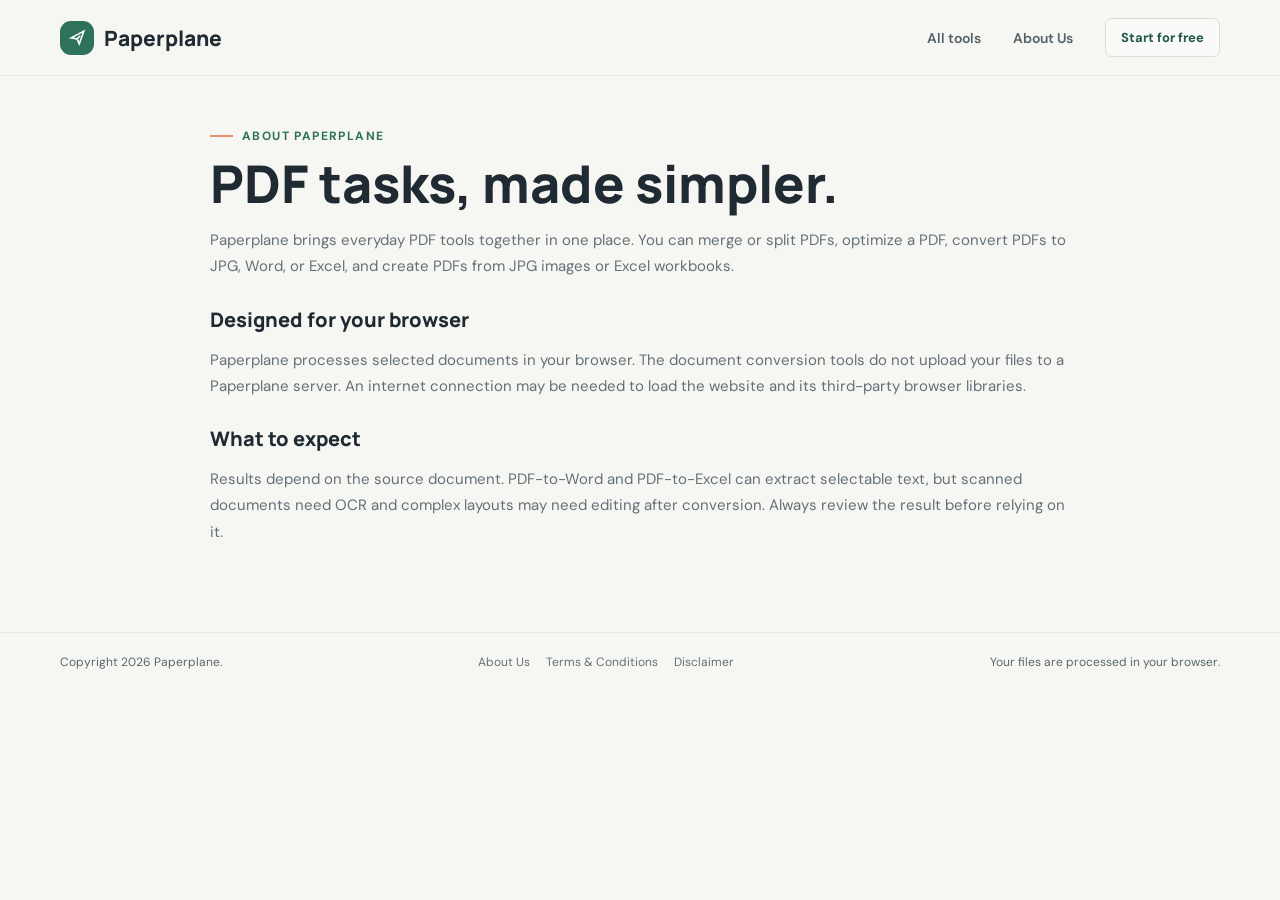
<file: pdf/about.html>
<!DOCTYPE html>
<html lang="en">

<head>
	<meta charset="UTF-8">
	<meta name="viewport" content="width=device-width, initial-scale=1.0">
	<meta name="theme-color" content="#f6f7f2">
	<meta name="description" content="Learn about Paperplane and its free, browser-based PDF tools.">
	<title>About Us | Paperplane</title>
	<link rel="preconnect" href="https://fonts.googleapis.com">
	<link rel="preconnect" href="https://fonts.gstatic.com" crossorigin>
	<link
		href="https://fonts.googleapis.com/css2?family=DM+Sans:wght@400;500;600;700&family=Manrope:wght@400;500;600;700;800&display=swap"
		rel="stylesheet">
	<link rel="stylesheet" href="styles.css">
</head>

<body>
	<a class="skip-link" href="#main-content">Skip to main content</a>
	<header class="topbar">
		<nav class="nav wrap" aria-label="Main navigation">
			<a class="brand" href="index.html#home" aria-label="Paperplane home"><span class="brand-mark"><svg
						viewBox="0 0 24 24" fill="none" stroke="currentColor" stroke-width="2">
						<path d="M4 12.5 20 4l-5.8 16-2.7-6.2L4 12.5Z" />
						<path d="m11.5 13.8 4-4" />
					</svg></span>Paperplane</a>
			<button class="nav-toggle" id="nav-toggle" type="button" aria-label="Open navigation menu"
				aria-expanded="false" aria-controls="nav-links"><svg viewBox="0 0 24 24" fill="none"
					stroke="currentColor" stroke-width="2">
					<path d="M4 6h16M4 12h16M4 18h16" />
				</svg></button>
			<div class="nav-links" id="nav-links"><a href="index.html#tools">All tools</a><a href="about.html">About Us</a><a
					class="nav-pill" href="index.html#tools">Start for free</a></div>
		</nav>
	</header>
	<main id="main-content" tabindex="-1">
		<article class="legal-content wrap">
			<div class="eyebrow">About Paperplane</div>
			<h1>PDF tasks, made simpler.</h1>
			<p>Paperplane brings everyday PDF tools together in one place. You can merge or split PDFs, optimize a PDF,
				convert PDFs to JPG, Word, or Excel, and create PDFs from JPG images or Excel workbooks.</p>
			<h2>Designed for your browser</h2>
			<p>Paperplane processes selected documents in your browser. The document conversion tools do not upload
				your files to a Paperplane server. An internet connection may be needed to load the website and its
				third-party browser libraries.</p>
			<h2>What to expect</h2>
			<p>Results depend on the source document. PDF-to-Word and PDF-to-Excel can extract selectable text, but
				scanned documents need OCR and complex layouts may need editing after conversion. Always review the
				result before relying on it.</p>
		</article>
	</main>
	<footer>
		<div class="footer-inner wrap">
			<span>Copyright 2026 Paperplane.</span>
			<nav class="footer-links" aria-label="Footer">
				<a href="about.html">About Us</a><a href="terms.html">Terms &amp; Conditions</a>
				<a href="disclaimer.html">Disclaimer</a>
			</nav>
			<span>Your files are processed in your browser.</span>
		</div>
	</footer>
	<script src="site.js" defer></script>
</body>

</html>
</file>
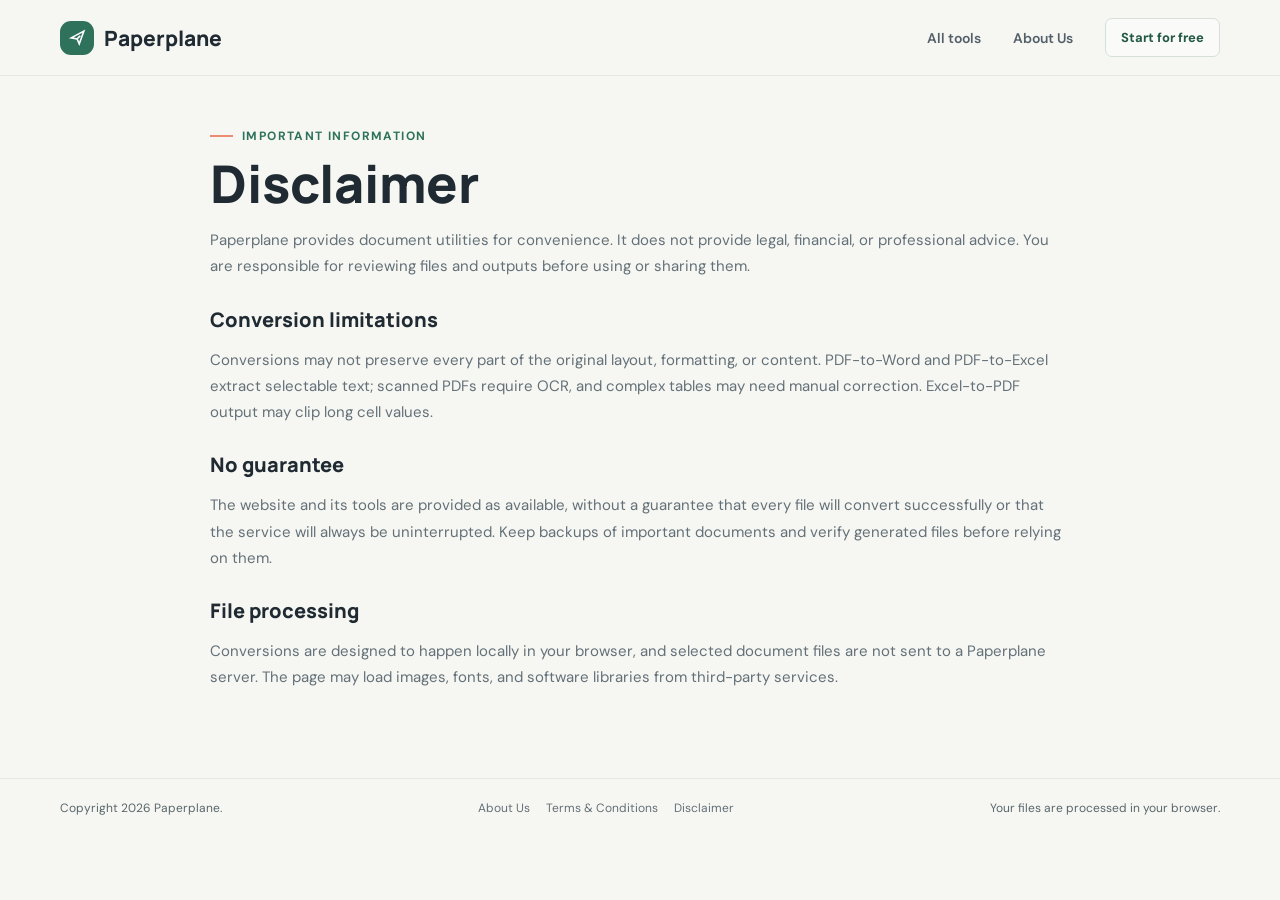
<file: pdf/disclaimer.html>
<!DOCTYPE html>
<html lang="en">

<head>
	<meta charset="UTF-8">
	<meta name="viewport" content="width=device-width, initial-scale=1.0">
	<meta name="theme-color" content="#f6f7f2">
	<meta name="description" content="Important information about Paperplane tools and conversion results.">
	<title>Disclaimer | Paperplane</title>
	<link rel="preconnect" href="https://fonts.googleapis.com">
	<link rel="preconnect" href="https://fonts.gstatic.com" crossorigin>
	<link
		href="https://fonts.googleapis.com/css2?family=DM+Sans:wght@400;500;600;700&family=Manrope:wght@400;500;600;700;800&display=swap"
		rel="stylesheet">
	<link rel="stylesheet" href="styles.css">
</head>

<body>
	<a class="skip-link" href="#main-content">Skip to main content</a>
	<header class="topbar">
		<nav class="nav wrap" aria-label="Main navigation">
			<a class="brand" href="index.html#home" aria-label="Paperplane home"><span class="brand-mark"><svg
						viewBox="0 0 24 24" fill="none" stroke="currentColor" stroke-width="2">
						<path d="M4 12.5 20 4l-5.8 16-2.7-6.2L4 12.5Z" />
						<path d="m11.5 13.8 4-4" />
					</svg></span>Paperplane</a>
			<button class="nav-toggle" id="nav-toggle" type="button" aria-label="Open navigation menu"
				aria-expanded="false" aria-controls="nav-links"><svg viewBox="0 0 24 24" fill="none"
					stroke="currentColor" stroke-width="2">
					<path d="M4 6h16M4 12h16M4 18h16" />
				</svg></button>
			<div class="nav-links" id="nav-links"><a href="index.html#tools">All tools</a><a href="about.html">About Us</a><a
					class="nav-pill" href="index.html#tools">Start for free</a></div>
		</nav>
	</header>
	<main id="main-content" tabindex="-1">
		<article class="legal-content wrap">
			<div class="eyebrow">Important information</div>
			<h1>Disclaimer</h1>
			<p>Paperplane provides document utilities for convenience. It does not provide legal, financial, or
				professional advice. You are responsible for reviewing files and outputs before using or sharing them.</p>
			<h2>Conversion limitations</h2>
			<p>Conversions may not preserve every part of the original layout, formatting, or content. PDF-to-Word and
				PDF-to-Excel extract selectable text; scanned PDFs require OCR, and complex tables may need manual
				correction. Excel-to-PDF output may clip long cell values.</p>
			<h2>No guarantee</h2>
			<p>The website and its tools are provided as available, without a guarantee that every file will convert
				successfully or that the service will always be uninterrupted. Keep backups of important documents and
				verify generated files before relying on them.</p>
			<h2>File processing</h2>
			<p>Conversions are designed to happen locally in your browser, and selected document files are not sent to
				a Paperplane server. The page may load images, fonts, and software libraries from third-party services.</p>
		</article>
	</main>
	<footer>
		<div class="footer-inner wrap">
			<span>Copyright 2026 Paperplane.</span>
			<nav class="footer-links" aria-label="Footer">
				<a href="about.html">About Us</a><a href="terms.html">Terms &amp; Conditions</a>
				<a href="disclaimer.html">Disclaimer</a>
			</nav>
			<span>Your files are processed in your browser.</span>
		</div>
	</footer>
	<script src="site.js" defer></script>
</body>

</html>
</file>
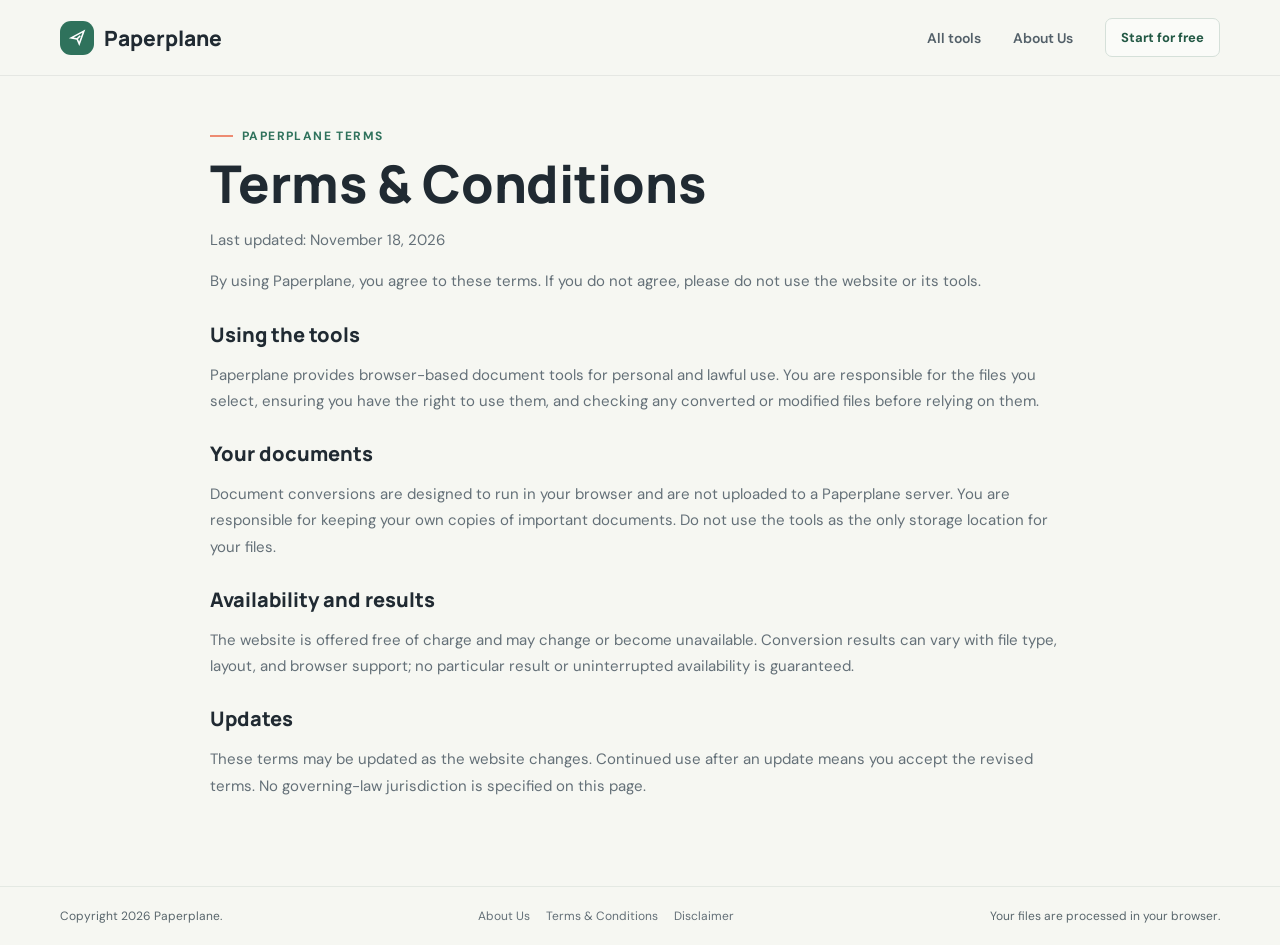
<file: pdf/terms.html>
<!DOCTYPE html>
<html lang="en">

<head>
	<meta charset="UTF-8">
	<meta name="viewport" content="width=device-width, initial-scale=1.0">
	<meta name="theme-color" content="#f6f7f2">
	<meta name="description" content="Terms and conditions for using Paperplane PDF tools.">
	<title>Terms &amp; Conditions | Paperplane</title>
	<link rel="preconnect" href="https://fonts.googleapis.com">
	<link rel="preconnect" href="https://fonts.gstatic.com" crossorigin>
	<link
		href="https://fonts.googleapis.com/css2?family=DM+Sans:wght@400;500;600;700&family=Manrope:wght@400;500;600;700;800&display=swap"
		rel="stylesheet">
	<link rel="stylesheet" href="styles.css">
</head>

<body>
	<a class="skip-link" href="#main-content">Skip to main content</a>
	<header class="topbar">
		<nav class="nav wrap" aria-label="Main navigation">
			<a class="brand" href="index.html#home" aria-label="Paperplane home"><span class="brand-mark"><svg
						viewBox="0 0 24 24" fill="none" stroke="currentColor" stroke-width="2">
						<path d="M4 12.5 20 4l-5.8 16-2.7-6.2L4 12.5Z" />
						<path d="m11.5 13.8 4-4" />
					</svg></span>Paperplane</a>
			<button class="nav-toggle" id="nav-toggle" type="button" aria-label="Open navigation menu"
				aria-expanded="false" aria-controls="nav-links"><svg viewBox="0 0 24 24" fill="none"
					stroke="currentColor" stroke-width="2">
					<path d="M4 6h16M4 12h16M4 18h16" />
				</svg></button>
			<div class="nav-links" id="nav-links"><a href="index.html#tools">All tools</a><a href="about.html">About Us</a><a
					class="nav-pill" href="index.html#tools">Start for free</a></div>
		</nav>
	</header>
	<main id="main-content" tabindex="-1">
		<article class="legal-content wrap">
			<div class="eyebrow">Paperplane terms</div>
			<h1>Terms &amp; Conditions</h1>
			<p class="legal-updated">Last updated: November 18, 2026</p>
			<p>By using Paperplane, you agree to these terms. If you do not agree, please do not use the website or its
				tools.</p>
			<h2>Using the tools</h2>
			<p>Paperplane provides browser-based document tools for personal and lawful use. You are responsible for
				the files you select, ensuring you have the right to use them, and checking any converted or modified
				files before relying on them.</p>
			<h2>Your documents</h2>
			<p>Document conversions are designed to run in your browser and are not uploaded to a Paperplane server.
				You are responsible for keeping your own copies of important documents. Do not use the tools as the
				only storage location for your files.</p>
			<h2>Availability and results</h2>
			<p>The website is offered free of charge and may change or become unavailable. Conversion results can vary
				with file type, layout, and browser support; no particular result or uninterrupted availability is
				guaranteed.</p>
			<h2>Updates</h2>
			<p>These terms may be updated as the website changes. Continued use after an update means you accept the
				revised terms. No governing-law jurisdiction is specified on this page.</p>
		</article>
	</main>
	<footer>
		<div class="footer-inner wrap">
			<span>Copyright 2026 Paperplane.</span>
			<nav class="footer-links" aria-label="Footer">
				<a href="about.html">About Us</a><a href="terms.html">Terms &amp; Conditions</a>
				<a href="disclaimer.html">Disclaimer</a>
			</nav>
			<span>Your files are processed in your browser.</span>
		</div>
	</footer>
	<script src="site.js" defer></script>
</body>

</html>
</file>
<file: pdf/styles.css>
:root {
			--ink: #202a32;
			--muted: #647078;
			--subtle: #59666c;
			--paper: #f6f7f2;
			--white: #fff;
			--green: #2f725c;
			--green-dark: #225844;
			--line: #e4e9e3;
			--coral: #ed8b72;
			--mint: #e4f0e9;
			--shadow: 0 18px 50px rgba(32, 42, 50, .09);
		}

		* {
			box-sizing: border-box;
		}

		html {
			scroll-behavior: smooth;
		}

		body {
			margin: 0;
			overflow-x: hidden;
			background: var(--paper);
			color: var(--ink);
			font-family: "DM Sans", sans-serif;
		}

		button,
		input {
			font: inherit;
		}

		button {
			cursor: pointer;
		}

		a {
			color: inherit;
			text-decoration: none;
		}

		:focus-visible {
			outline: 3px solid var(--green-dark);
			outline-offset: 3px;
		}

		.skip-link {
			position: fixed;
			z-index: 100;
			top: 8px;
			left: 8px;
			padding: 10px 14px;
			transform: translateY(calc(-100% - 12px));
			border-radius: 6px;
			background: var(--green-dark);
			color: white;
			font-weight: 700;
		}

		.skip-link:focus {
			transform: translateY(0);
		}

		.wrap {
			width: min(1160px, calc(100% - 48px));
			margin-inline: auto;
		}

		.topbar {
			height: 76px;
			display: flex;
			align-items: center;
			border-bottom: 1px solid rgba(32, 42, 50, .08);
			position: relative;
			z-index: 10;
		}

		.nav {
			display: flex;
			align-items: center;
			justify-content: space-between;
			gap: 24px;
		}

		.brand {
			display: inline-flex;
			align-items: center;
			gap: 10px;
			font: 800 21px Manrope, sans-serif;
		}

		.brand-mark {
			width: 34px;
			height: 34px;
			display: grid;
			place-items: center;
			color: white;
			background: var(--green);
			border-radius: 11px;
		}

		.brand-mark svg {
			width: 19px;
			height: 19px;
		}

		.nav-links {
			display: flex;
			align-items: center;
			gap: 32px;
			color: #536069;
			font-size: 14px;
			font-weight: 600;
		}

		.nav-links a:hover {
			color: var(--green);
		}

		.nav-toggle {
			display: none;
			width: 40px;
			height: 40px;
			align-items: center;
			justify-content: center;
			border: 1px solid var(--line);
			border-radius: 7px;
			background: white;
			color: var(--green-dark);
		}

		.nav-toggle svg {
			width: 20px;
			height: 20px;
		}

		.nav-pill {
			border: 1px solid #d5e0d9;
			color: var(--green-dark);
			padding: 10px 15px;
			border-radius: 7px;
			background: rgba(255, 255, 255, .52);
			font-weight: 700;
			font-size: 13px;
		}

		.hero {
			display: grid;
			grid-template-columns: 1fr 1.02fr;
			align-items: center;
			gap: 62px;
			padding: 60px 0 74px;
		}

		.eyebrow {
			color: var(--green);
			font-size: 12px;
			font-weight: 700;
			letter-spacing: 1.4px;
			text-transform: uppercase;
			display: flex;
			align-items: center;
			gap: 9px;
		}

		.eyebrow::before {
			content: "";
			width: 23px;
			height: 2px;
			background: var(--coral);
		}

		h1 {
			font: 800 clamp(43px, 5vw, 65px)/1.08 Manrope, sans-serif;
			margin: 19px 0 18px;
			max-width: 550px;
		}

		h1 span {
			color: var(--green);
		}

		.hero-copy {
			max-width: 450px;
			color: var(--muted);
			line-height: 1.75;
			font-size: 16px;
			margin: 0;
		}

		.hero-actions {
			display: flex;
			align-items: center;
			gap: 17px;
			margin-top: 29px;
		}

		.primary-btn {
			min-height: 49px;
			padding: 0 20px;
			border: 0;
			border-radius: 7px;
			background: var(--green);
			color: white;
			display: inline-flex;
			gap: 10px;
			align-items: center;
			font-weight: 700;
			box-shadow: 0 8px 18px rgba(47, 114, 92, .18);
			transition: transform .18s, background .18s;
		}

		.primary-btn:hover {
			background: var(--green-dark);
			transform: translateY(-2px);
		}

		.primary-btn svg {
			width: 17px;
			height: 17px;
		}

		.note {
			color: var(--subtle);
			font-size: 12px;
		}

		.hero-visual {
			position: relative;
			min-width: 0;
		}

		.photo-frame {
			height: 418px;
			border-radius: 14px;
			overflow: hidden;
			position: relative;
			background: #d7e3da;
			box-shadow: var(--shadow);
		}

		.photo-frame img {
			display: block;
			width: 100%;
			height: 100%;
			object-fit: cover;
			object-position: center 42%;
		}

		.photo-frame::after {
			content: "";
			position: absolute;
			inset: 45% 0 0;
			background: linear-gradient(transparent, rgba(20, 37, 32, .24));
			pointer-events: none;
		}

		.phone-pdf-screen {
			position: absolute;
			z-index: 1;
			top: 58%;
			left: 26%;
			width: 43px;
			height: 27px;
			padding: 3px 4px;
			border: 2px solid #26333a;
			border-radius: 5px;
			background: #fff;
			box-shadow: 0 2px 5px rgba(0, 0, 0, .28);
			transform: rotate(29deg);
			color: #26333a;
			font-size: 5px;
		}

		.phone-pdf-screen strong {
			display: block;
			padding: 1px 2px;
			margin: -1px -2px 2px;
			border-radius: 2px;
			background: #e66f5d;
			color: #fff;
			font-size: 5px;
		}

		.phone-pdf-screen span {
			display: block;
			height: 3px;
			margin: 3px 0;
			border-radius: 2px;
			background: #dce4df;
		}

		.phone-pdf-screen span:last-child {
			width: 62%;
		}

		.floating-file {
			position: absolute;
			z-index: 1;
			left: -34px;
			bottom: 28px;
			display: flex;
			align-items: center;
			gap: 13px;
			padding: 14px 18px;
			background: white;
			border-radius: 9px;
			box-shadow: 0 12px 32px rgba(32, 42, 50, .16);
			min-width: 216px;
			animation: rise .7s .15s both;
		}

		.file-icon {
			width: 38px;
			height: 43px;
			display: grid;
			place-items: center;
			color: #df725d;
			background: #fff0ec;
			border-radius: 6px;
		}

		.file-icon svg {
			width: 21px;
		}

		.floating-file strong {
			display: block;
			font-size: 13px;
		}

		.floating-file small {
			color: var(--subtle);
			font-size: 11px;
			display: block;
			margin-top: 3px;
		}

		.spark {
			position: absolute;
			z-index: 2;
			top: 21px;
			right: -17px;
			color: var(--green);
			background: white;
			border-radius: 50%;
			width: 44px;
			height: 44px;
			display: grid;
			place-items: center;
			box-shadow: 0 8px 24px rgba(32, 42, 50, .1);
		}

		.spark svg {
			width: 21px;
		}

		.tools-section {
			padding: 4px 0 80px;
		}

		.section-heading {
			display: flex;
			justify-content: space-between;
			align-items: end;
			gap: 20px;
			margin-bottom: 24px;
		}

		h2 {
			font: 800 29px/1.2 Manrope, sans-serif;
			margin: 0;
		}

		.section-sub {
			color: var(--muted);
			font-size: 14px;
			margin: 8px 0 0;
		}

		.free-tag {
			display: inline-flex;
			align-items: center;
			gap: 7px;
			color: var(--green);
			font-size: 12px;
			font-weight: 700;
		}

		.free-tag svg {
			width: 16px;
			height: 16px;
		}

		.tool-grid {
			display: grid;
			grid-template-columns: repeat(3, 1fr);
			gap: 13px;
		}

		.tool-card {
			min-height: 128px;
			display: flex;
			align-items: flex-start;
			gap: 15px;
			padding: 20px 19px;
			background: rgba(255, 255, 255, .79);
			border: 1px solid var(--line);
			border-radius: 9px;
			text-align: left;
			color: inherit;
			transition: border-color .2s, transform .2s, box-shadow .2s;
		}

		.tool-card:hover {
			border-color: #9ab9a8;
			transform: translateY(-3px);
			box-shadow: 0 10px 25px rgba(32, 42, 50, .06);
		}

		.tool-icon {
			width: 43px;
			height: 43px;
			flex: 0 0 43px;
			display: grid;
			place-items: center;
			color: var(--green);
			background: var(--mint);
			border-radius: 8px;
		}

		.tool-icon svg {
			width: 21px;
			height: 21px;
		}

		.tool-info {
			min-width: 0;
		}

		.tool-info strong {
			display: block;
			font: 700 15px Manrope, sans-serif;
			margin: 2px 0 6px;
		}

		.tool-info span {
			color: var(--subtle);
			font-size: 12px;
			line-height: 1.5;
			display: block;
		}

		.trust-row {
			display: flex;
			justify-content: center;
			flex-wrap: wrap;
			gap: 30px;
			border-top: 1px solid var(--line);
			padding: 21px 0 0;
			color: var(--subtle);
			font-size: 12px;
		}

		.trust-item {
			display: flex;
			align-items: center;
			gap: 8px;
		}

		.trust-item svg {
			width: 16px;
			height: 16px;
			color: var(--green);
		}

		footer {
			border-top: 1px solid var(--line);
			padding: 21px 0;
			color: var(--subtle);
			font-size: 12px;
		}

		.footer-inner {
			display: flex;
			justify-content: space-between;
			align-items: center;
			gap: 20px;
		}

		.footer-links {
			display: flex;
			flex-wrap: wrap;
			gap: 8px 16px;
			color: #647078;
		}

		.footer-links a:hover {
			color: var(--green);
		}

		.legal-content {
			max-width: 860px;
			padding: 52px 0 72px;
		}

		.legal-content h1 {
			max-width: none;
			margin: 12px 0 14px;
			font-size: clamp(36px, 6vw, 52px);
		}

		.legal-content h2 {
			margin: 28px 0 8px;
			font-size: 20px;
		}

		.legal-content p,
		.legal-content li {
			color: var(--muted);
			font-size: 15px;
			line-height: 1.75;
		}

		.legal-content ul {
			padding-left: 22px;
		}

		.legal-updated {
			color: var(--subtle);
			font-size: 12px;
		}

		.modal-backdrop {
			display: none;
			position: fixed;
			z-index: 20;
			inset: 0;
			background: rgba(24, 35, 34, .48);
			padding: 18px;
			align-items: center;
			justify-content: center;
		}

		.modal-backdrop.open {
			display: flex;
		}

		.modal {
			width: min(490px, 100%);
			max-height: calc(100vh - 36px);
			overflow-y: auto;
			background: #fff;
			border-radius: 12px;
			padding: 25px;
			box-shadow: 0 24px 80px rgba(10, 20, 20, .25);
			animation: rise .2s both;
		}

		.modal-head {
			display: flex;
			justify-content: space-between;
			gap: 15px;
			align-items: start;
		}

		.modal h3 {
			font: 800 22px Manrope, sans-serif;
			margin: 0;
		}

		.modal-desc {
			margin: 7px 0 20px;
			color: var(--muted);
			font-size: 13px;
			line-height: 1.5;
		}

		.close-btn {
			border: 0;
			padding: 5px;
			background: transparent;
			color: #667078;
		}

		.close-btn svg {
			display: block;
			width: 20px;
			height: 20px;
		}

		.dropzone {
			position: relative;
			display: block;
			border: 1.5px dashed #b6cbbd;
			border-radius: 8px;
			padding: 23px 15px;
			text-align: center;
			background: #f7faf7;
			cursor: pointer;
			transition: background .2s;
		}

		.dropzone:hover,
		.dropzone.dragover {
			background: #edf5ef;
		}

		.dropzone:focus-within {
			outline: 3px solid var(--green-dark);
			outline-offset: 3px;
		}

		.dropzone svg {
			color: var(--green);
			width: 26px;
			height: 26px;
		}

		.dropzone strong {
			display: block;
			margin: 7px 0 3px;
			font-size: 13px;
		}

		.dropzone span {
			color: var(--subtle);
			font-size: 11px;
		}

		.dropzone input {
			position: absolute;
			width: 1px;
			height: 1px;
			padding: 0;
			margin: -1px;
			overflow: hidden;
			clip: rect(0, 0, 0, 0);
			clip-path: inset(50%);
			white-space: nowrap;
			border: 0;
		}

		.file-list {
			max-height: 105px;
			overflow: auto;
			margin: 10px 0 0;
			padding: 0;
			list-style: none;
		}

		.file-list li {
			font-size: 12px;
			color: #536069;
			padding: 6px 2px;
			border-bottom: 1px solid #eef0ed;
			overflow-wrap: anywhere;
		}

		.options {
			margin-top: 15px;
		}

		.options label {
			display: block;
			color: #536069;
			font-size: 12px;
			font-weight: 700;
			margin-bottom: 6px;
		}

		.options input {
			width: 100%;
			height: 40px;
			border: 1px solid #dce3dd;
			border-radius: 6px;
			padding: 0 11px;
			color: var(--ink);
			outline: none;
		}

		.options input:focus {
			border-color: var(--green);
			box-shadow: 0 0 0 3px rgba(47, 114, 92, .1);
		}

		.format-hint {
			color: var(--subtle);
			font-size: 11px;
			margin-top: 6px;
		}

		.modal-actions {
			display: flex;
			align-items: center;
			justify-content: space-between;
			gap: 10px;
			margin-top: 20px;
		}

		.privacy {
			color: var(--subtle);
			display: flex;
			gap: 6px;
			align-items: center;
			font-size: 10px;
		}

		.privacy svg {
			width: 14px;
			height: 14px;
			color: var(--green);
		}

		.process-btn {
			min-height: 42px;
			font-size: 13px;
			padding: 0 16px;
		}

		.process-btn:disabled {
			opacity: .48;
			cursor: not-allowed;
			transform: none;
		}

		.status {
			min-height: 17px;
			margin-top: 12px;
			color: var(--green);
			font-size: 12px;
		}

		.status.error {
			color: #b5483d;
		}

		@keyframes rise {
			from {
				opacity: 0;
				transform: translateY(9px);
			}

			to {
				opacity: 1;
				transform: translateY(0);
			}
		}

		@media(max-width:800px) {
			.hero {
				gap: 34px;
				padding: 48px 0 60px;
				grid-template-columns: 1fr 1fr;
			}

			.photo-frame {
				height: 360px;
			}

			.floating-file {
				left: -18px;
			}

			.tool-grid {
				grid-template-columns: repeat(2, 1fr);
			}
		}

		@media(min-width:601px) and (max-width:700px) {
			.hero {
				grid-template-columns: 1fr;
				gap: 30px;
			}
		}

		@media(max-width:600px) {
			.wrap {
				width: min(calc(100% - 34px), 480px);
			}

			.topbar {
				height: 65px;
			}

			.nav-links {
				display: none;
				position: absolute;
				top: calc(100% + 1px);
				left: 50%;
				z-index: 10;
				width: min(calc(100% - 34px), 480px);
				padding: 8px;
				transform: translateX(-50%);
				flex-direction: column;
				align-items: stretch;
				gap: 4px;
				border: 1px solid var(--line);
				border-radius: 0 0 10px 10px;
				background: white;
				box-shadow: 0 12px 24px rgba(32, 42, 50, .1);
			}

			.nav-links.open {
				display: flex;
			}

			.nav-links a {
				padding: 11px 12px;
			}

			.nav-links .nav-pill {
				text-align: center;
			}

			.nav-toggle {
				display: inline-flex;
			}

			.nav-pill {
				padding: 9px 11px;
				font-size: 12px;
			}

			.hero {
				grid-template-columns: 1fr;
				padding: 42px 0 52px;
				gap: 29px;
			}

			h1 {
				font-size: clamp(42px, 12vw, 55px);
				max-width: 440px;
			}

			.hero-copy {
				font-size: 14px;
			}

			.hero-actions {
				margin-top: 22px;
			}

			.photo-frame {
				height: 320px;
			}

			.photo-frame img {
				object-position: center 38%;
			}

			.floating-file {
				left: 12px;
				bottom: 14px;
				min-width: 0;
				padding: 10px 13px;
			}

			.spark {
				right: 12px;
				top: 12px;
			}

			.tools-section {
				padding-bottom: 55px;
			}

			.section-heading {
				align-items: start;
			}

			h2 {
				font-size: 25px;
			}

			.section-sub {
				max-width: 260px;
				line-height: 1.5;
			}

			.tool-grid {
				gap: 9px;
			}

			.tool-card {
				min-height: 120px;
				padding: 14px 12px;
				gap: 10px;
				flex-direction: column;
			}

			.tool-icon {
				width: 36px;
				height: 36px;
				flex-basis: 36px;
			}

			.tool-icon svg {
				width: 19px;
				height: 19px;
			}

			.tool-info strong {
				font-size: 13px;
				margin: 0 0 4px;
			}

			.tool-info span {
				font-size: 11px;
			}

			.free-tag {
				font-size: 0;
				gap: 0;
				margin-top: 2px;
			}

			.trust-row {
				gap: 15px 20px;
				justify-content: flex-start;
			}

			.footer-inner {
				flex-direction: column;
				align-items: flex-start;
				gap: 7px;
			}

			.modal {
				padding: 21px 18px;
			}

			.modal-actions {
				align-items: stretch;
				flex-direction: column-reverse;
			}

			.modal-actions .process-btn {
				width: 100%;
			}

			.privacy {
				justify-content: center;
			}

			.seo-copy {
				padding: 0 0 44px;
			}

			.seo-copy p {
				font-size: 13px;
				line-height: 1.7;
			}

			.seo-faq summary {
				min-height: 44px;
			}
		}

		.seo-copy {
			padding: 0 0 55px;
		}

		.seo-copy h2 {
			margin-bottom: 12px;
		}

		.seo-copy p {
			color: var(--muted);
			font-size: 14px;
			line-height: 1.75;
			max-width: 820px;
		}

		.seo-faq {
			margin-top: 18px;
			border-top: 1px solid var(--line);
		}

		.seo-faq details {
			border-bottom: 1px solid var(--line);
		}

		.seo-faq summary {
			padding: 15px 2px;
			font-weight: 700;
			font-size: 13px;
			cursor: pointer;
		}

		.seo-faq details p {
			margin: -4px 2px 15px;
			font-size: 13px;
		}

		@media(max-width:360px) {
			.wrap {
				width: calc(100% - 24px);
			}

			.topbar .nav {
				gap: 8px;
				max-width: 100%;
			}

			.nav-links {
				flex: 0 0 auto;
			}

			.brand {
				font-size: 18px;
			}

			.brand-mark {
				width: 30px;
				height: 30px;
			}

			.nav-pill {
				padding: 8px 9px;
				white-space: nowrap;
			}

			h1 {
				font-size: 38px;
			}

			.hero-actions {
				align-items: flex-start;
				flex-direction: column;
			}

			.primary-btn {
				max-width: 100%;
			}

			.photo-frame {
				height: 270px;
			}

			.tool-grid {
				grid-template-columns: 1fr;
			}

			.tool-card {
				min-height: 96px;
				flex-direction: row;
				align-items: flex-start;
			}

			.section-heading {
				gap: 8px;
			}

			.floating-file {
				left: 8px;
				max-width: calc(100% - 16px);
			}

			.modal-backdrop {
				padding: 8px;
			}
		}

		@media(prefers-reduced-motion:reduce) {

			*,
			*::before,
			*::after {
				scroll-behavior: auto !important;
				animation-duration: .01ms !important;
				transition-duration: .01ms !important;
			}
		}
</file>
